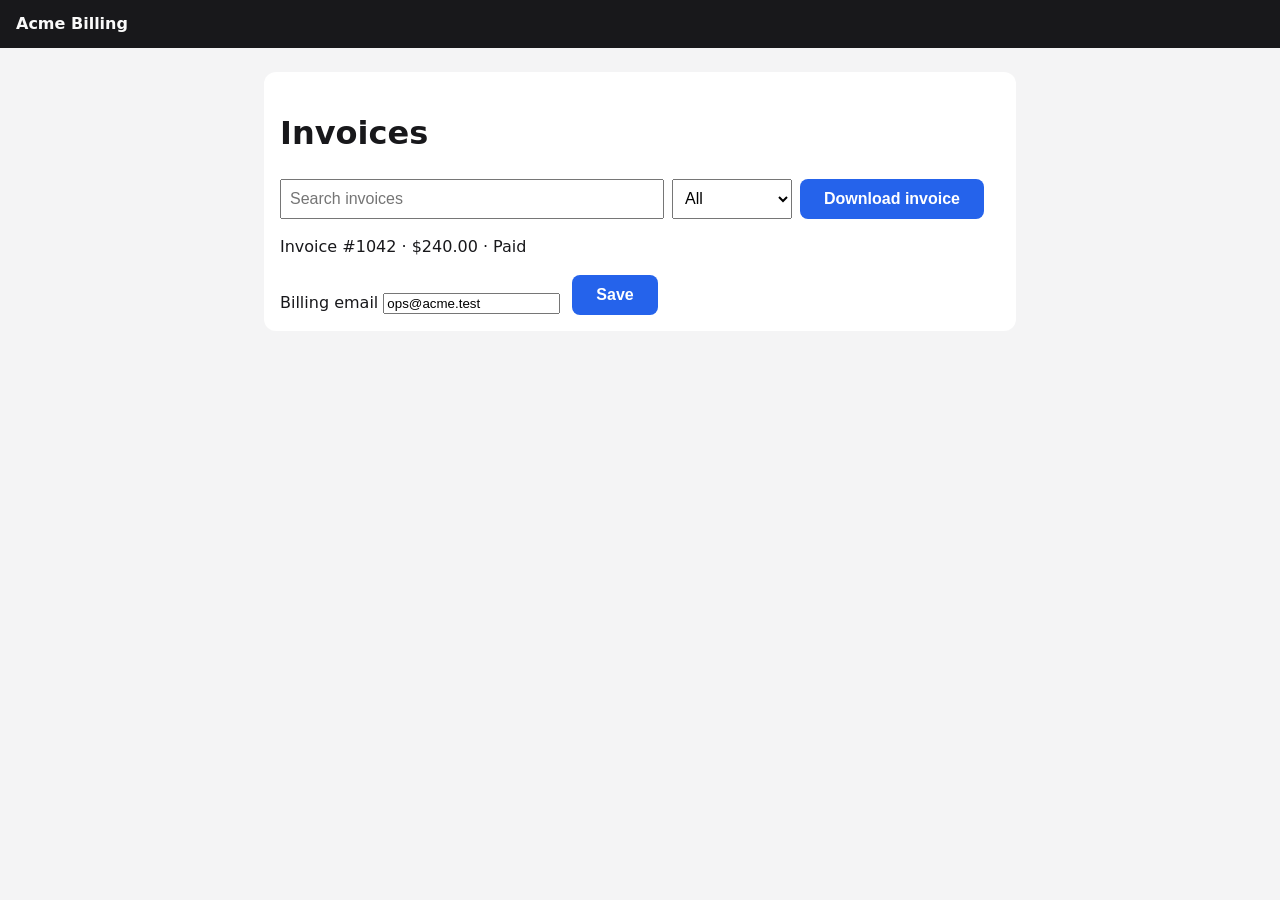
<file: evals/live/fixtures/button/index.html>
<!doctype html>
<html lang="en">
<head>
  <meta charset="utf-8">
  <meta name="viewport" content="width=device-width, initial-scale=1">
  <title>Billing</title>
  <link rel="stylesheet" href="src/card.css">
  <link rel="stylesheet" href="src/header.css">
  <link rel="stylesheet" href="src/button.css">
  <link rel="stylesheet" href="src/toolbar.css">
</head>
<body>
  <header class="site-header">Acme Billing</header>
  <main class="card">
    <h1>Invoices</h1>
    <div class="toolbar">
      <input class="search" type="search" placeholder="Search invoices" aria-label="Search invoices">
      <select class="filter" aria-label="Status"><option>All</option><option>Paid</option><option>Due</option></select>
      <div class="actions"><button class="btn" id="download">Download invoice</button></div>
    </div>
    <p>Invoice #1042 · $240.00 · Paid</p>
    <form class="settings">
      <label>Billing email <input type="email" value="ops@acme.test"></label>
      <button class="btn" id="save" type="button">Save</button>
    </form>
  </main>
</body>
</html>
</file>
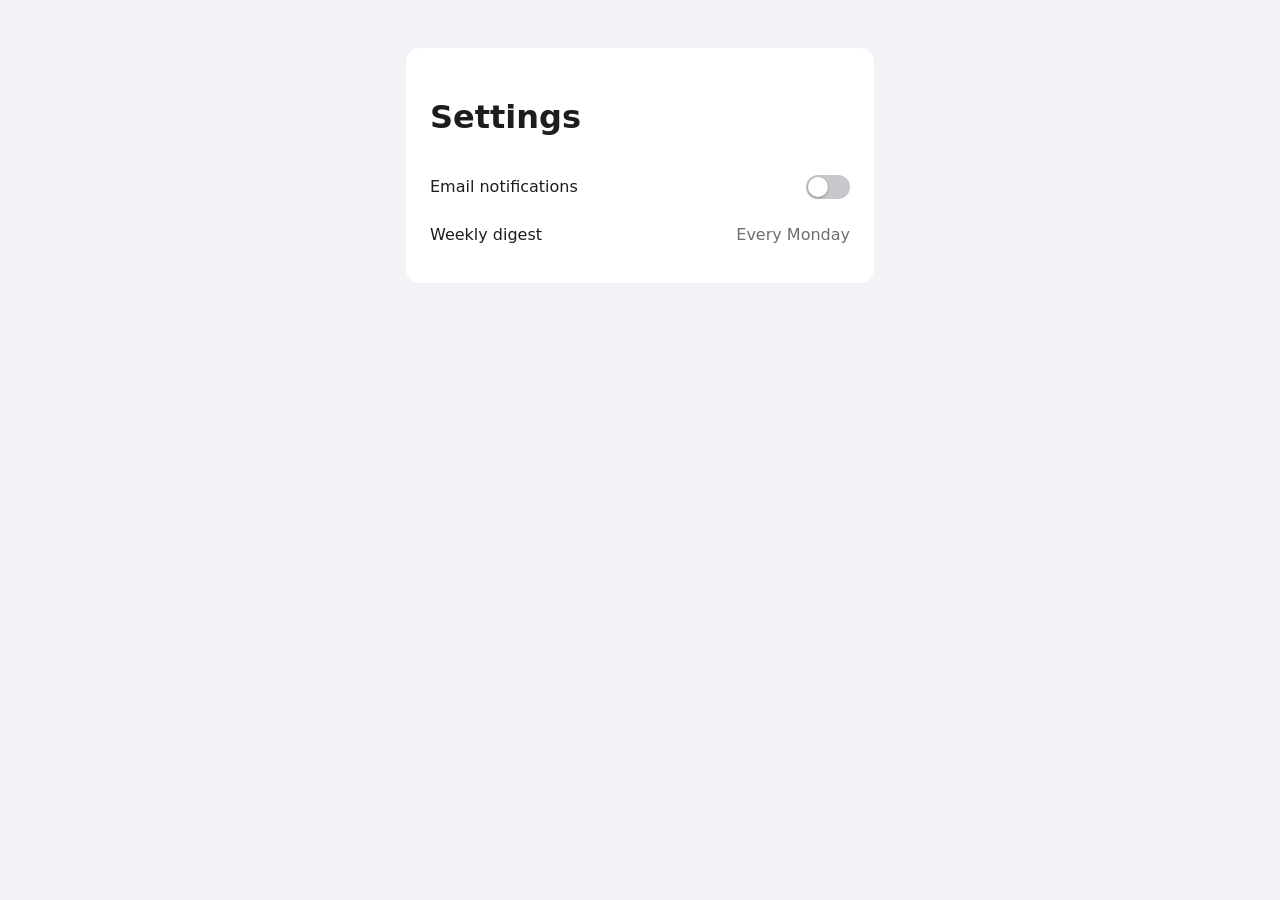
<file: evals/live/fixtures/toggle/index.html>
<!doctype html>
<html lang="en">
<head>
  <meta charset="utf-8">
  <meta name="viewport" content="width=device-width, initial-scale=1">
  <title>Settings</title>
  <link rel="stylesheet" href="src/tokens.css">
  <link rel="stylesheet" href="src/card.css">
  <link rel="stylesheet" href="src/toggle.css">
</head>
<body>
  <main class="card">
    <h1>Settings</h1>
    <div class="row">
      <label id="notif-label" for="notif">Email notifications</label>
      <button class="switch" id="notif" role="switch" aria-checked="false" aria-labelledby="notif-label"><span class="thumb"></span></button>
    </div>
    <div class="row">
      <span>Weekly digest</span>
      <span class="muted">Every Monday</span>
    </div>
  </main>
  <script src="src/toggle.js"></script>
</body>
</html>
</file>
<file: evals/live/fixtures/button/src/card.css>
body { margin: 0; background: #f4f4f5; font: 16px/1.5 system-ui, sans-serif; color: #18181b; }
.card { max-width: 720px; margin: 24px auto; padding: 16px; background: #fff; border-radius: 12px; overflow: hidden; }
.settings { display: flex; gap: 12px; align-items: end; margin-top: 16px; }
</file>
<file: evals/live/fixtures/button/src/header.css>
.site-header { padding: 12px 16px; background: #18181b; color: #fafafa; font-weight: 600; }
</file>
<file: evals/live/fixtures/button/src/button.css>
.btn {
  height: 40px;
  padding: 0 24px;
  border: 0;
  border-radius: 8px;
  background: #2563eb;
  color: #fff;
  font-size: 16px;
  font-weight: 600;
  white-space: nowrap;
  cursor: pointer;
}
</file>
<file: evals/live/fixtures/button/src/toolbar.css>
.toolbar {
  display: grid;
  grid-template-columns: 1fr 120px 200px;
  gap: 8px;
  align-items: center;
}

.search, .filter { height: 40px; min-width: 0; padding: 0 8px; font-size: 16px; }

@media (max-width: 480px) {
  .toolbar { grid-template-columns: 1fr 88px 104px; }
}
</file>
<file: evals/live/fixtures/toggle/src/tokens.css>
:root {
  --surface: #ffffff;
  --text: #1d1d1f;
  --muted: #6e6e73;
  --switch-off: #c7c7cc;
  --switch-on: #34c759;
  --radius: 14px;
}
</file>
<file: evals/live/fixtures/toggle/src/card.css>
body { margin: 0; background: #f2f2f7; font: 16px/1.5 system-ui, sans-serif; color: var(--text); }
.card { max-width: 420px; margin: 48px auto; padding: 24px; background: var(--surface); border-radius: var(--radius); }
.row { display: flex; align-items: center; justify-content: space-between; padding: 12px 0; }
.muted { color: var(--muted); }
</file>
<file: evals/live/fixtures/toggle/src/toggle.css>
.switch {
  position: relative;
  width: 44px;
  height: 24px;
  padding: 0;
  border: 0;
  border-radius: 12px;
  background: var(--switch-off);
  cursor: pointer;
}

.switch.on {
  background: var(--switch-on);
  transition: background 0.25s;
}

.thumb {
  position: absolute;
  top: 2px;
  left: 2px;
  width: 20px;
  height: 20px;
  border-radius: 50%;
  background: #fff;
  box-shadow: 0 1px 3px rgba(0, 0, 0, 0.3);
}

.switch.on .thumb {
  left: 22px;
  transition: left 0.25s ease;
}
</file>
